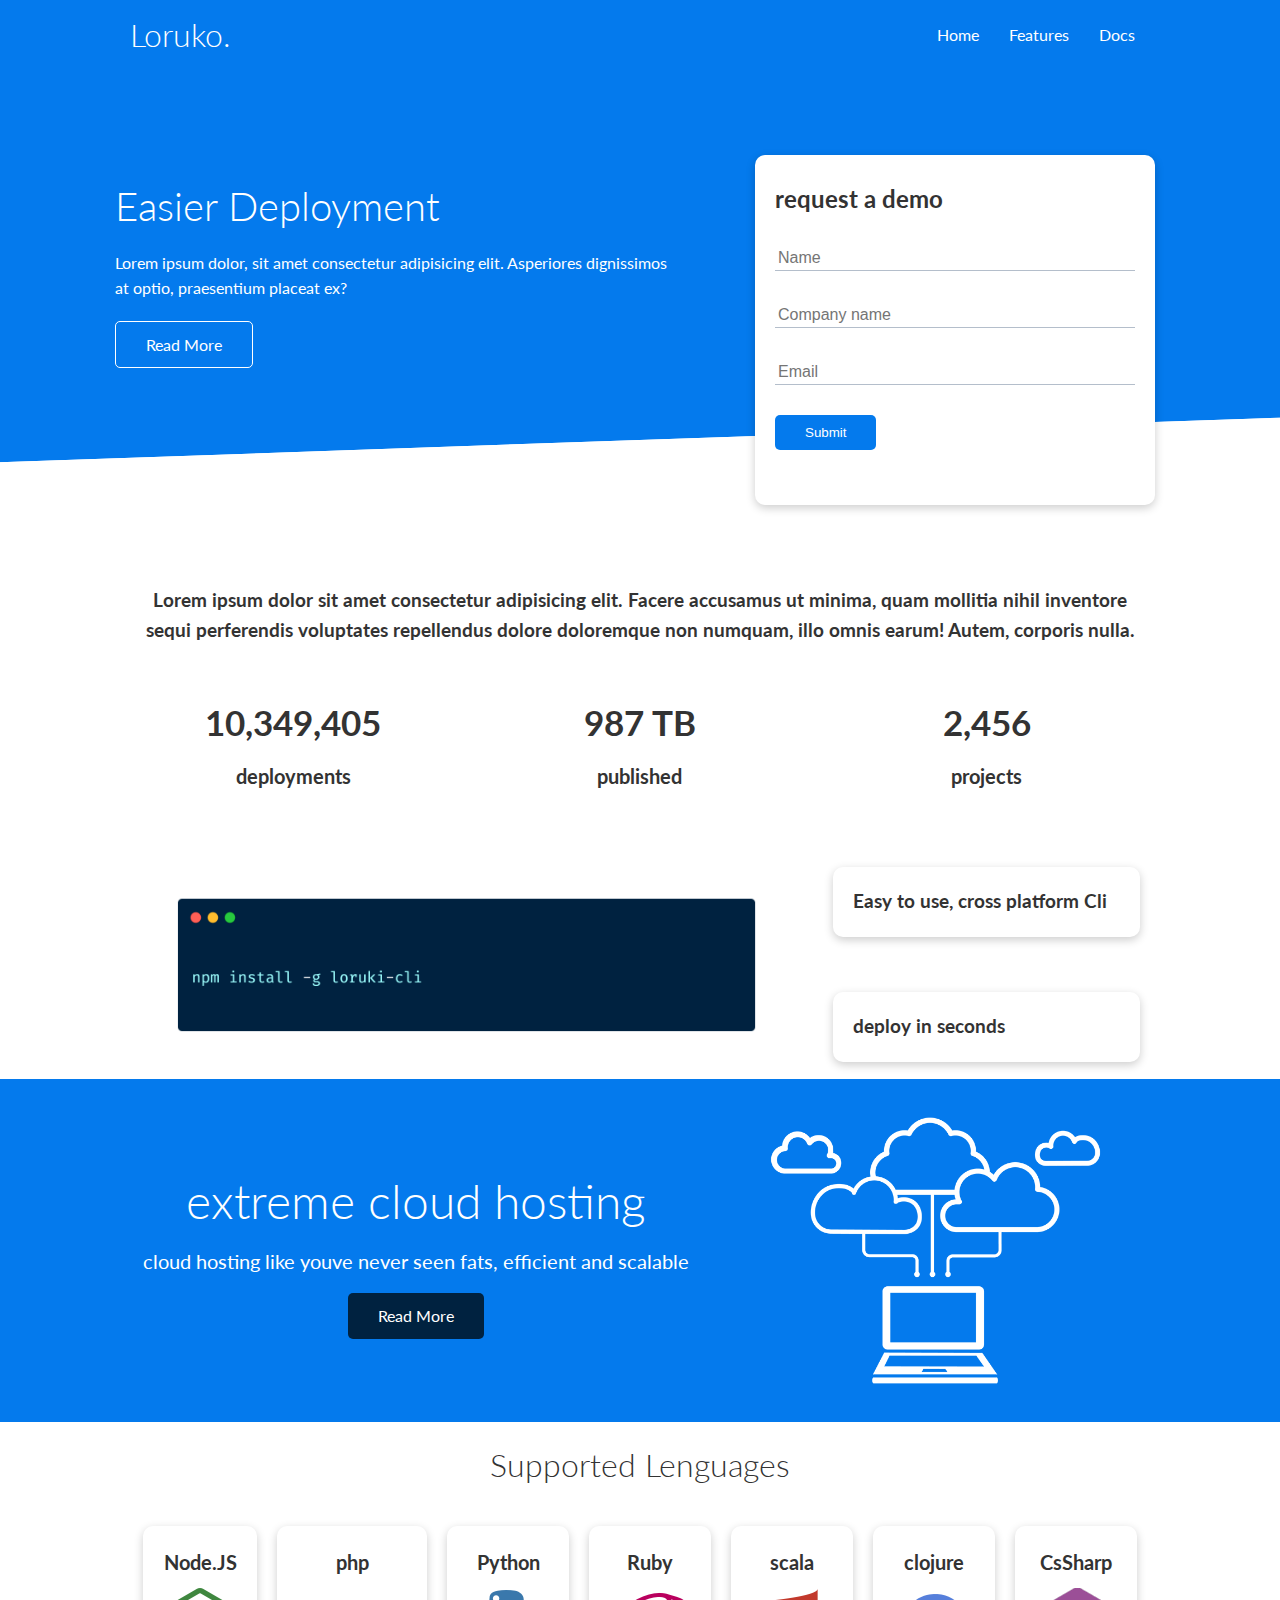
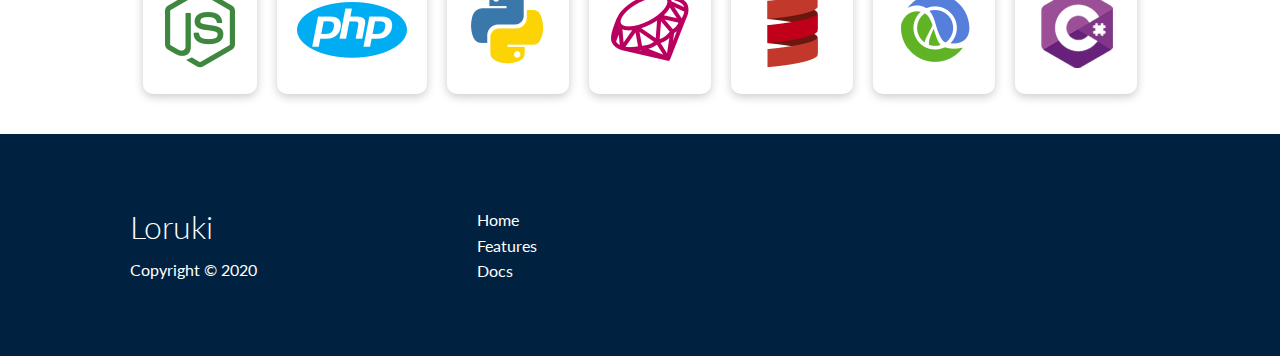
<file: index.html>
<!DOCTYPE html>
<html lang="en">
<head>
    <meta charset="UTF-8">
    <meta name="viewport" content="width=device-width, initial-scale=1.0">
    <title>loruko</title>
    <link rel="stylesheet" href="styles.css">
    <link rel="stylesheet" href="https://cdnjs.cloudflare.com/ajax/libs/font-awesome/5.15.2/css/all.min.css" integrity="sha512-HK5fgLBL+xu6dm/Ii3z4xhlSUyZgTT9tuc/hSrtw6uzJOvgRr2a9jyxxT1ely+B+xFAmJKVSTbpM/CuL7qxO8w==" crossorigin="anonymous" />
</head>
<body>
   
    <header></header>
        <!--navbar-->
        <div class="navbar">
            <div class="container flex">
                <h1 class="logo">Loruko.</h1>
                <nav>
                    <ul>
                        <li><a href="index.html">Home</a></li>
                        <li><a href="features.html">Features</a></li>
                        <li><a href="Docs.html">Docs</a></li>
                    </ul>
                </nav>
            </div>
        </div>
    <main>
        <!--showcase-->
        <section class="showcase">
            <div class="container grid">
                <div class="showcase-text">
                    <h1>Easier Deployment</h1>
                    <p>Lorem ipsum dolor, sit amet consectetur adipisicing elit. Asperiores dignissimos at optio, praesentium placeat ex?</p>
                    <a href="features.html" class="btn btn-outline">Read More</a>
                </div>

                <div class="showcase-form card">
                    <h2 style="font-weight: bold;">request a demo</h2>
                    <form >
                        <div class="form-control">
                            <input type="text" name="name" placeholder="Name" required>
                        </div>
                        <div class="form-control">
                            <input type="text" name="company" placeholder="Company name"required >
                        </div>
                        <div class="form-control">
                            <input type="email" name="email" placeholder="Email "required >
                        </div>
                        <input type="submit" placeholder="send" class="btn">
                    </form>
                </div>
            </div>
        </section>
        <!-- Stats -->
        <section class="stats">
            <div class="container">
                <h3 class="stats-heading text-center my-1">Lorem ipsum dolor sit amet consectetur adipisicing elit. Facere accusamus ut minima, quam mollitia nihil inventore sequi perferendis voluptates repellendus dolore doloremque non numquam, illo omnis earum! Autem, corporis nulla.</h3>
                <div class="grid grid-3 text-center my-4">
                    <div>
                        <i class="fas fa-server fa-3x"></i>
                        <h3>10,349,405</h3>
                        <p class="text-secondary">deployments</p>
                    </div>
                    <div>
                        <i class="fas fa-upload fa-3x"></i>
                        <h3>987 TB</h3>
                        <p class="text-secondary">published</p>
                    </div>
                    <div>
                        <i class="fas fa-project-diagram fa-3x"></i>
                        <h3>2,456</h3>
                        <p class="text-secondary">projects</p>
                    </div>
                </div>
            </div>
        </section>
        <!-- Cli-->
        <section class="cli">
            <div class="container grid">
                <img src="images/cli.png" alt="muestra">
                <div class="card">
                    <h3>Easy to use, cross platform Cli</h3>
                </div>
                <div class="card">
                    <h3>deploy in seconds</h3>
                </div>
            </div>
        </section>
            <!--clod-->
            <section class="cloud bg-primary -my-2 py-2">
                <div class="container grid">
                    <div class="text-center">
                        <h2 class="lg">extreme cloud hosting</h2>
                        <p class="lead my-1">cloud hosting like youve never seen fats, efficient and scalable</p>
                        <a href="features.html" class="btn btn-dark">Read More</a>
                    </div>
                    <img src="images/cloud.png" alt="font">
                </div>
            </section>
            <!--lenguajes-->
            <section class="languages">
                <h2 class="md text-center my-2">
                    Supported Lenguages
                </h2>
                <div class="container flex">
                    <div class="card">
                        <h4>Node.JS</h4>
                        <img src="images/logos/node.png" alt="">
                    </div>
                    <div class="card">
                        <h4>php</h4>
                        <img src="images/logos/php.png" alt="">
                    </div>
                    <div class="card">
                        <h4>Python</h4>
                        <img src="images/logos/python.png" alt="">
                    </div>
                    <div class="card">
                        <h4>Ruby</h4>
                        <img src="images/logos/ruby.png" alt="">
                    </div>
                    <div class="card">
                        <h4>scala</h4>
                        <img src="images/logos/scala.png" alt="">
                    </div>
                    <div class="card">
                        <h4>clojure</h4>
                        <img src="images/logos/clojure.png" alt="">
                    </div>
                    <div class="card">
                        <h4>CsSharp</h4>
                        <img src="images/logos/csharp.png" alt="">
                    </div>
                </div>
            </section>
    </main>

    <footer class="footer bg-dark py-5">
        <div class="container grid grid-3">
            <div>
                <h1>Loruki</h1>
                <p>Copyright &copy; 2020</p>
            </div>
            <nav>
                <ul>
                    <li><a href="index.html">Home</a></li>
                    <li><a href="features.html">Features</a></li>
                    <li><a href="docs.html">Docs</a></li>
                </ul>
            </nav>

        <div class="social">
            <a href="#"><i class="fab fa-github fa-2x"></i></a>
            <a href="#"><i class="fab fa-facebook fa-2x"></i></a>
            <a href="#"><i class="fab fa-instagram fa-2x"></i></a>
            <a href="#"><i class="fab fa-twitter fa-2x"></i></a>
        </div>
    </div>
    </footer>
    
</body>
</html>
</file>
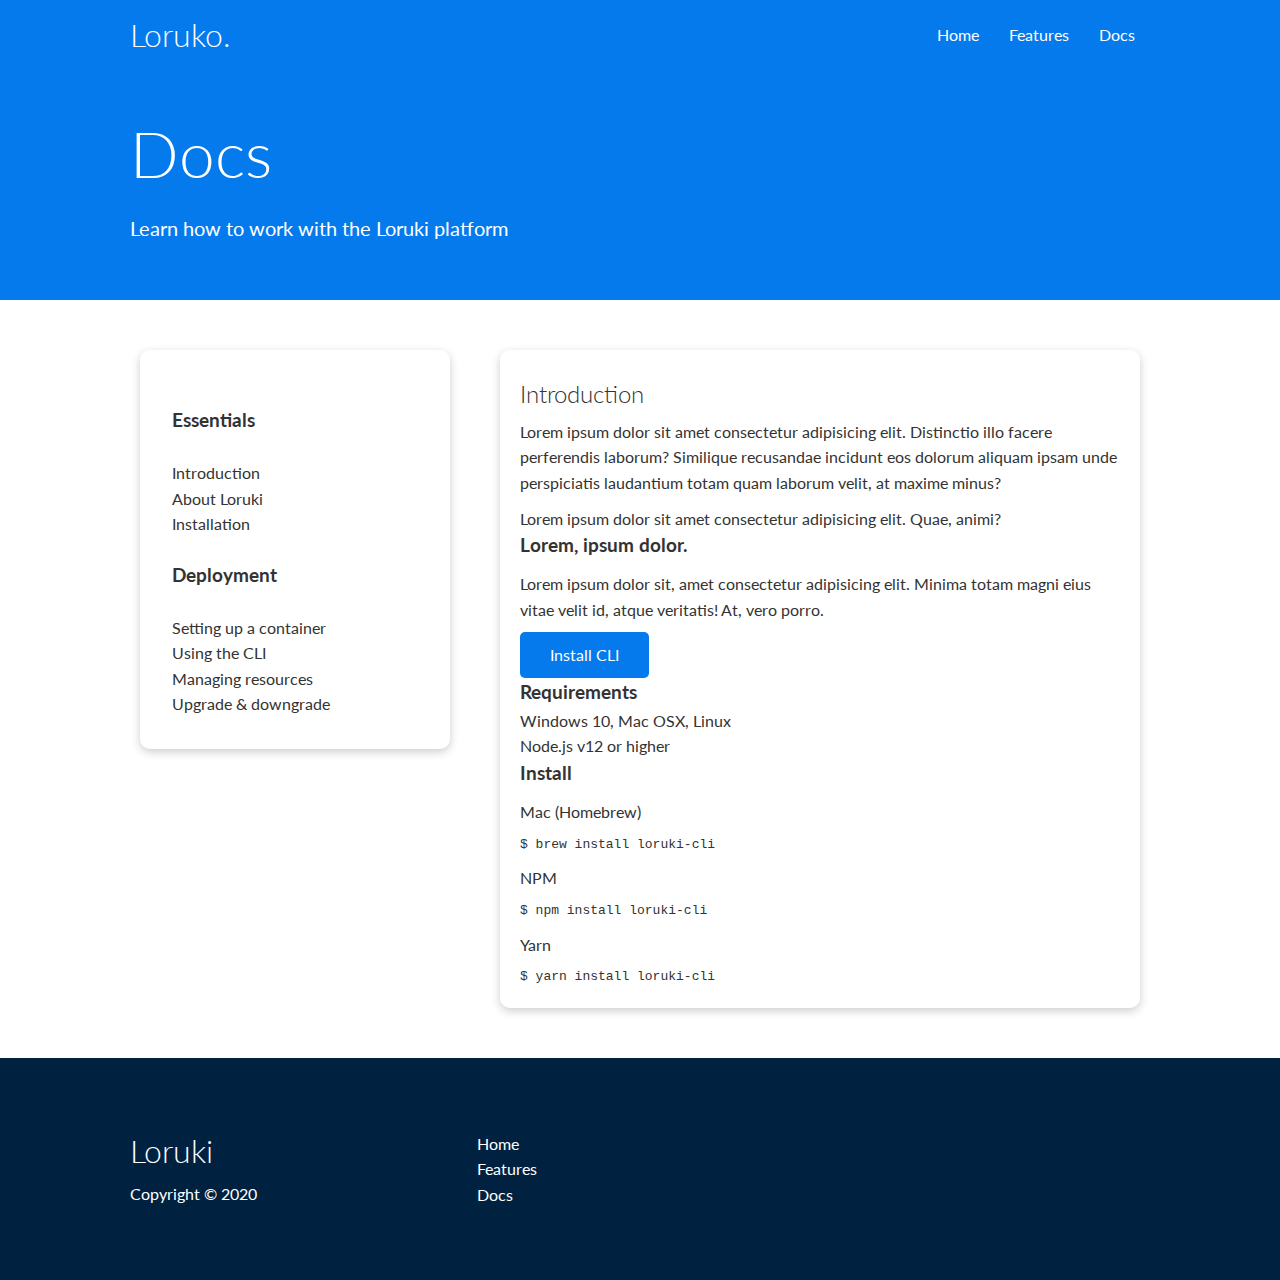
<file: docs.html>
<!DOCTYPE html>
<html lang="en">
<head>
    <meta charset="UTF-8">
    <meta name="viewport" content="width=device-width, initial-scale=1.0">
    <title>loruko</title>
    <link rel="stylesheet" href="styles.css">
    <link rel="stylesheet" href="https://cdnjs.cloudflare.com/ajax/libs/font-awesome/5.15.2/css/all.min.css" integrity="sha512-HK5fgLBL+xu6dm/Ii3z4xhlSUyZgTT9tuc/hSrtw6uzJOvgRr2a9jyxxT1ely+B+xFAmJKVSTbpM/CuL7qxO8w==" crossorigin="anonymous" />
</head>
<body>
   
    <header></header>
        <!--navbar-->
        <div class="navbar">
            <div class="container flex">
                <h1 class="logo">Loruko.</h1>
                <nav>
                    <ul>
                        <li><a href="index.html">Home</a></li>
                        <li><a href="features.html">Features</a></li>
                        <li><a href="docs.html">Docs</a></li>
                    </ul>
                </nav>
            </div>
        </div>
    <main>
        <!--showcase-->
        <section class="showcase-feat">
            <div class="container flex" style="justify-content: flex-start;">
                <div class="showcase-text">
                    <h1 style="font-size: 4rem;">Docs</h1>
                    <p style="font-size: 20px;">Learn how to work with the Loruki platform</p>
                    
                </div>
                
        </section>
        <!--Documetantion-->
        <section class="docs">
            <div class="container grid ">
                <div class="card p-3">
                    <h3 class="my-2">Essentials</h3>
                    <nav>
                        <ul>
                            <li><a class="text-primary" href="#">Introduction</a></li>
                            <li><a href="#">About Loruki</a></li>
                            <li><a href="#">Installation</a></li>
                        </ul>
                    </nav>
    
                    <h3 class="my-2">Deployment</h3>
                    <nav>
                        <ul>
                            <li><a href="#">Setting up a container</a></li>
                                <li><a href="#">Using the CLI</a></li>
                                <li><a href="#">Managing resources</a></li>
                                <li><a href="#">Upgrade & downgrade</a></li>
                        </ul>
                    </nav>
                </div>
                <div class="card">
                    <h2>Introduction</h2>
                    <p>Lorem ipsum dolor sit amet consectetur adipisicing elit. Distinctio illo facere perferendis laborum? Similique recusandae incidunt eos dolorum aliquam ipsam unde perspiciatis laudantium totam quam laborum velit, at maxime minus?</p>
    
                    <div class="alert alert-success">
                        <i class="fas fa-info"></i> Lorem ipsum dolor sit amet consectetur adipisicing elit. Quae, animi?
                    </div>
    
                    <h3>Lorem, ipsum dolor.</h3>
                    <p>Lorem ipsum dolor sit, amet consectetur adipisicing elit. Minima totam magni eius vitae velit id, atque veritatis! At, vero porro.</p>
                    <a href="#" class="btn btn-primary">Install CLI</a>
    
                    <h3>Requirements</h3>
                    <ul>
                        <li>Windows 10, Mac OSX, Linux</li>
                        <li>Node.js v12 or higher</li>
                    </ul>
    
                    <h3>Install</h3>
                    <p>Mac (Homebrew)</p>
                    <pre><code>$ brew install loruki-cli</code></pre>
                    <p>NPM</p>
                    <pre><code>$ npm install loruki-cli</code></pre>
                    <p>Yarn</p>
                    <pre><code>$ yarn install loruki-cli</code></pre>
    
                </div>
            </div>
        </section>
        
                

    </main>

    <footer class="footer bg-dark py-5">
        <div class="container grid grid-3">
            <div>
                <h1>Loruki</h1>
                <p>Copyright &copy; 2020</p>
            </div>
            <nav>
                <ul>
                    <li><a href="index.html">Home</a></li>
                    <li><a href="features.html">Features</a></li>
                    <li><a href="docs.html">Docs</a></li>
                </ul>
            </nav>

        <div class="social">
            <a href="#"><i class="fab fa-github fa-2x"></i></a>
            <a href="#"><i class="fab fa-facebook fa-2x"></i></a>
            <a href="#"><i class="fab fa-instagram fa-2x"></i></a>
            <a href="#"><i class="fab fa-twitter fa-2x"></i></a>
        </div>
    </div>
    </footer>
    
</body>
</html>
</file>
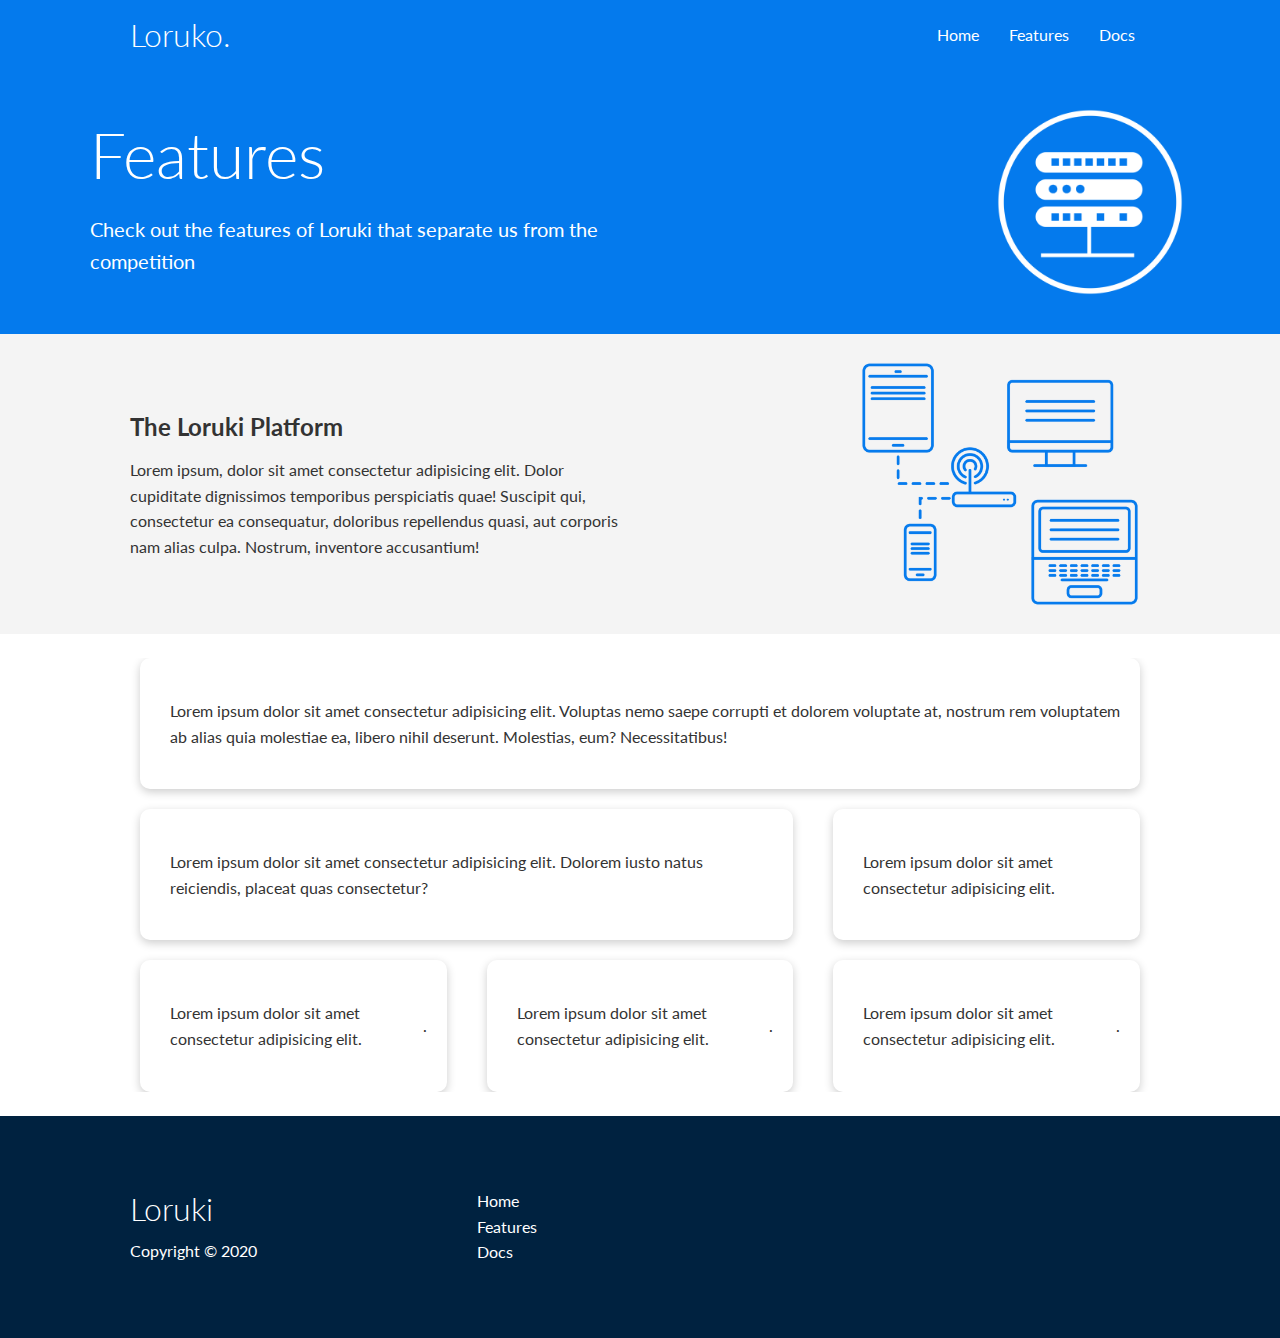
<file: features.html>
<!DOCTYPE html>
<html lang="en">
<head>
    <meta charset="UTF-8">
    <meta name="viewport" content="width=device-width, initial-scale=1.0">
    <title>loruko</title>
    <link rel="stylesheet" href="styles.css">
    <link rel="stylesheet" href="https://cdnjs.cloudflare.com/ajax/libs/font-awesome/5.15.2/css/all.min.css" integrity="sha512-HK5fgLBL+xu6dm/Ii3z4xhlSUyZgTT9tuc/hSrtw6uzJOvgRr2a9jyxxT1ely+B+xFAmJKVSTbpM/CuL7qxO8w==" crossorigin="anonymous" />
</head>
<body>
   
    <header></header>
        <!--navbar-->
        <div class="navbar">
            <div class="container flex">
                <h1 class="logo">Loruko.</h1>
                <nav>
                    <ul>
                        <li><a href="index.html">Home</a></li>
                        <li><a href="features.html">Features</a></li>
                        <li><a href="docs.html">Docs</a></li>
                    </ul>
                </nav>
            </div>
        </div>
    <main>
        <!--showcase-->
        <section class="showcase-feat" style="height: auto;">
            <div class="container grid py-3" >
                <div class="showcase-text">
                    <h1 style="font-size: 4rem; ">Features</h1>
                    <p style="font-size: 20px;">Check out the features of Loruki that separate us from the competition</p>
                    
                </div>
                <img id="showcase-image" src="images/server.png" alt="">
        </section>
        <!--descripcion-->
        <section class="descripcion">
            <div class="container grid">
                <div class="text-descrip">
                    <h2>The Loruki Platform</h2>
                    <p>Lorem ipsum, dolor sit amet consectetur adipisicing elit. Dolor cupiditate dignissimos temporibus perspiciatis quae! Suscipit qui, consectetur ea consequatur, doloribus repellendus quasi, aut corporis nam alias culpa. Nostrum, inventore accusantium!</p>
                </div>
                <img id="showcase-image2" src="images/server2.png" alt="">
            </div>
        </section>
        <!--features grid-->
        <section class="features-grid my-2" style="height: auto;">
            <div class="container grid grid-3">
                <div class="card feat-card flex c-1"><i class="fas fa-server fa-3x"></i><p>Lorem ipsum dolor sit amet consectetur adipisicing elit. Voluptas nemo saepe corrupti et dolorem voluptate at, nostrum rem voluptatem ab alias quia molestiae ea, libero nihil deserunt. Molestias, eum? Necessitatibus!</p></div>
                <div class="card feat-card flex c-2"><i class="fas fa-network-wired fa-3x"></i><p>Lorem ipsum dolor sit amet consectetur adipisicing elit. Dolorem iusto natus reiciendis, placeat quas consectetur?</p></div>
                <div class="card feat-card flex c-3"><i class="fas fa-laptop-code fa-3x"></i><p>Lorem ipsum dolor sit amet consectetur adipisicing elit.</p></div>
                <div class="card feat-card flex c-4"><i class="fas fa-database fa-3x"></i><p>Lorem ipsum dolor sit amet consectetur adipisicing elit.</p>.</div>
                <div class="card feat-card flex c-5"><i class="fas fa-power-off fa-3x"></i><p>Lorem ipsum dolor sit amet consectetur adipisicing elit.</p>.</div>
                <div class="card feat-card flex c-6"> <i class="fas fa-upload fa-3x"></i><p>Lorem ipsum dolor sit amet consectetur adipisicing elit.</p>.</div>
            </div>
        </section>
        <!--features grid-->
                

    </main>

    <footer class="footer bg-dark py-5">
        <div class="container grid grid-3">
            <div>
                <h1>Loruki</h1>
                <p>Copyright &copy; 2020</p>
            </div>
            <nav>
                <ul>
                    <li><a href="index.html">Home</a></li>
                    <li><a href="features.html">Features</a></li>
                    <li><a href="docs.html">Docs</a></li>
                </ul>
            </nav>

        <div class="social">
            <a href="#"><i class="fab fa-github fa-2x"></i></a>
            <a href="#"><i class="fab fa-facebook fa-2x"></i></a>
            <a href="#"><i class="fab fa-instagram fa-2x"></i></a>
            <a href="#"><i class="fab fa-twitter fa-2x"></i></a>
        </div>
    </div>
    </footer>
    
</body>
</html>
</file>
<file: styles.css>
@import url('https://fonts.googleapis.com/css2?family=Lato:wght@300&display=swap');

/*tablets and under*/


:root {
    --primary-color:#047aed;
    --secondary-color:#1c3fa8;
    --dark-color:#002240;
    --light-color:#f4f4f4;
}

* {
    box-sizing: border-box;
    padding: 0;
    margin: 0;
}
body{
    font-family: 'Lato', sans-serif;
    color: #333;
    line-height: 1.6;
}

ul {
    list-style-type: none;
}

a{
    text-decoration: none;
    color: #333
}
h1, h2{
    font-weight: 300;
    line-height: 1.2;
    margin: 10px 0;
}

p{
    margin: 10px 0;
}

img {
    width: 100%;
}

.navbar {
    background-color:var(--primary-color);
    color: white;
    height: 70px;
}

.navbar .flex{
    justify-content: space-between;
}
.navbar ul{
    display: flex;
}
.navbar a{
    color: white;
    padding: 10px;
    margin: 0 5px;
}
.navbar a:hover{
    border-bottom: 2px white solid;
}

/*showcase*/
.showcase, .showcase-feat {
    height: 400px;
    background-color: var(--primary-color);
    color: white;
    position: relative;
}
.showcase-feat{
    height: 230px;
}

.showcase h1, .showcase-feat h1 {
    font-size: 40px;

}

.showcase p, .showcase-feat p {
    margin: 20px 0;
}

.showcase .grid, .showcase-feat {
    overflow: visible;
    grid-template-columns: 55% 45%;
    gap: 30px;
}
.docs .grid {
    overflow: visible;
    grid-template-columns: 35% 65%;
    gap: 30px;

}
.docs{
    padding: 20px 0;
    margin: 20px 0;
}

.showcase-form{
position: relative;
top: 60px;
height: 350px;
width: 400px;
padding: 40px;
z-index: 100;
justify-self: flex-end;
}

.showcase-form .form-control {
    margin: 30px 0;

}
.showcase-form input[type='text'],.showcase-form input[type='email'] {
border: 0;
border-bottom: 1px solid #b4becb;
width: 100%;
padding: 3px;
font-size: 16px;
}

.showcase-form input:focus{
    outline: none;
}

.showcase::before,.showcase::after{
    content: '';
    position: absolute;
    height: 100px;
    bottom: -70px;
    right: 0;
    left: 0;
    background: white;
    transform: skewY(-2deg);
    -webkit-transform: skewY(-2deg);
    -moz-transform: skewY(-2deg);
    -ms-transform: skewY(-2deg);
}
/* Stats */

.stats {
    padding-top: 100px ;
}


.stats .grid-3 h3 {
    font-size: 35px;
}

.stats .grid-3 p{
    font-size: 20px;
    font-weight: bold;
}

/*CLI*/

.cli .grid{
    grid-template-columns: repeat(3, 1fr);
    grid-template-rows: repeat(2, 1fr);
}

.cli .grid > *:first-child {
    grid-column: 1 / span 2;
    grid-row: 1/ span 2;
}

/*Cloud*/
.cloud .grid {
    grid-template-columns: 4fr 3fr;
}
/*lenguajes*/
.languages .flex{
    flex-wrap: wrap;
}
.languages .card {
    text-align: center;
    margin: 18px 10px 40px;
    transition: transform 0.2s ease;
}

.languages .card h4{
    font-size: 20px;
    margin-bottom: 10px;
    font-weight: bold;
}
.languages .card:hover{
    transform: translateY(-15px);
}

/*footer*/
.footer .social a{
    margin: 0 10px;
}
.footer .grid{
    grid-template-columns: repeat(3, 1fr);
    grid-template-rows: 1fr;
}
/*footer*/

/*descripcion*/
.descripcion {
    background-color: #f4f4f4;
    height: auto;
}
.descripcion h2{
    padding: 5px 0;
    font-weight: bold;
}
.descripcion p{
    margin: 20x 0;
}

#showcase-image{
    width: 200px;

    justify-self: flex-end;
}
#showcase-image2, #image3{
    width: 300px;
    justify-self: flex-end;
}
/*descripcion*/

/*features grid*/
.features-grid .grid{
    grid-template-columns: repeat(3, 1fr);
    grid-template-rows: repeat(3, 1fr);
}
/*
    grid-template-columns: repeat(auto-fit, minmax(240,1fr));
    grid-template-rows: repeat(auto-fit, minmax(240,1fr));
    */

.features-grid .grid > *:first-child {
    grid-column: 1 / span 3;
    grid-row: 1/ span 1;
}
.features-grid .grid > *:nth-child(2){
    grid-column: 1 / span 2;
    grid-row: 2/ span 1;
}
.features-grid{
    height: 550px;
}
.feat-card i{
    padding-right: 10px;
}
.feat-card{
    padding: 10px 0;
    margin: 10px 0;
}
/*features grid*/

/*docs*/
.alert-succes{
    background-color: green;
    color: white;
    padding: 10px 10px;
    margin: 15px 0;
}

.docs .grid {
    grid-template-columns: 1fr 2fr;
    align-items: flex-start;
}
/*docs*/

@media(max-width: 768px){
    .grid,.showcase .grid,
    .stats .grid,
    .cli .grid,
    .cloud .grid, 
    .features-grid .grid,
    .showcase-feat .grid,
    .descripcion .grid {
        grid-template-columns: 1fr;
        grid-template-rows: 1fr;
    }
    .showcase {
        height: auto;
    }
    .showcase-text{
        text-align: center;
        margin-top: 40px;

    }
    .showcase-form{
        justify-self: center;
        margin: auto;
    }
    .cli .grid > *:first-child {
        grid-column: 1 ;
        grid-row: 1;
    }
    .showcase-feat,.descripcion{
        text-align: center;
    }
    #showcase-image, #showcase-image2{
        justify-self: center;
    }
    .features-grid .grid > *:first-child,
    .features-grid .grid > *:nth-child(2){
        grid-column: 1;
    }

}

/*mobile*/
@media(max-width: 500px){
    .navbar{
        height: 110px;
    }
    .navbar .flex{
        flex-direction: column;
    }
    .navbar ul{
        padding: 10px;
        background-color: rgba(0, 0, 0, 0.1);
    }
}


/*utilities*/

.card {
    background-color: white;
    color: #333;
    border-radius: 10px;
    box-shadow: 0 3px 10px rgba(0,0,0,0.2);
    padding: 20px;
    margin: 10px;

}

.btn {
    display: inline-block;
    padding: 10px 30px;
    cursor: pointer;
    background: var(--primary-color);
    color: white;
    border: none;
    border-radius: 5px;
}
.btn-outline{
    background-color: transparent;
    border: 1px white solid;
}

.btn:hover{
    transform: scale(0.98);
     
}

/*colores y fondo*/
.bg-primary, .btn-primary{
    background-color: var(--primary-color);
    color: white;
}
.bg-secondary, .btn-secondary{
    background-color: var(--secondary-color);
    color: white;
}
.bg-dark, .btn-dark{
    background-color: var(--dark-color);
    color: white;
}
.bg-light, .btn-light{
    background-color: var(--light-color);
    color: white;
}
.bg-primary a, .btn-primary a,.bg-secondary a, .btn-secondary a,
.bg-dark a, .btn-dark a,.bg-light a, .btn-light a{
color: white;
}
/*colores y botones*/

/*text sizes*/
.lead {
    font-size: 20px;
}
.sm {
    font-size: 1rem;
}
.md {
    font-size: 2rem;
}
.lg{
    font-size: 3rem;
}
.xl{
    font-size: 4rem;
}

/*text sizes*/

/*overlay*/
.container {
    max-width: 1100px;
    margin: 0 auto;
    overflow: auto;
    padding: 0 40px;
}
.text-center {
    text-align: center;
}

.flex {
    display: flex;
    justify-content: center;
    align-items: center;
    height: 100%;
}

.grid {
    display: grid;
    grid-template-columns: repeat(2, 1fr);
    gap: 20px;
    justify-content: center;
    align-items: center;
    height: 100%;
}

.grid-3 {
    grid-template-columns: repeat(3, 1fr);

}
/*overlay*/

/* margin */
.my-1{
    margin: 1rem 0;
} 
.my-2{
    margin: 1.5rem 0;
} 
.my-3{
    margin: 2rem 0;
} 
.my-4{
    margin: 3rem 0;
} 
.my-5{
    margin: 4rem 0;
} 
.m-1{
    margin: 1rem ;
} 
.m-2{
    margin: 1.5rem ;
} 
.m-3{
    margin: 2rem ;
} 
.m-4{
    margin: 3rem ;
} 
.m-5{
    margin: 4rem ;
} 
/* margin */

/*padding*/
.py-1{
    padding: 1rem 0;
} 
.py-2{
    padding: 1.5rem 0;
} 
.py-3{
    padding: 2rem 0;
} 
.py-4{
    padding: 3rem 0;
} 
.py-5{
    padding: 4rem 0;
} 
.p-1{
    padding: 1rem ;
} 
.p-2{
    padding: 1.5rem ;
} 
.p-3{
    padding: 2rem ;
} 
.p-4{
    padding: 3rem ;
} 
.p-5{
    padding: 4rem ;
} 
/*padding*/
</file>
